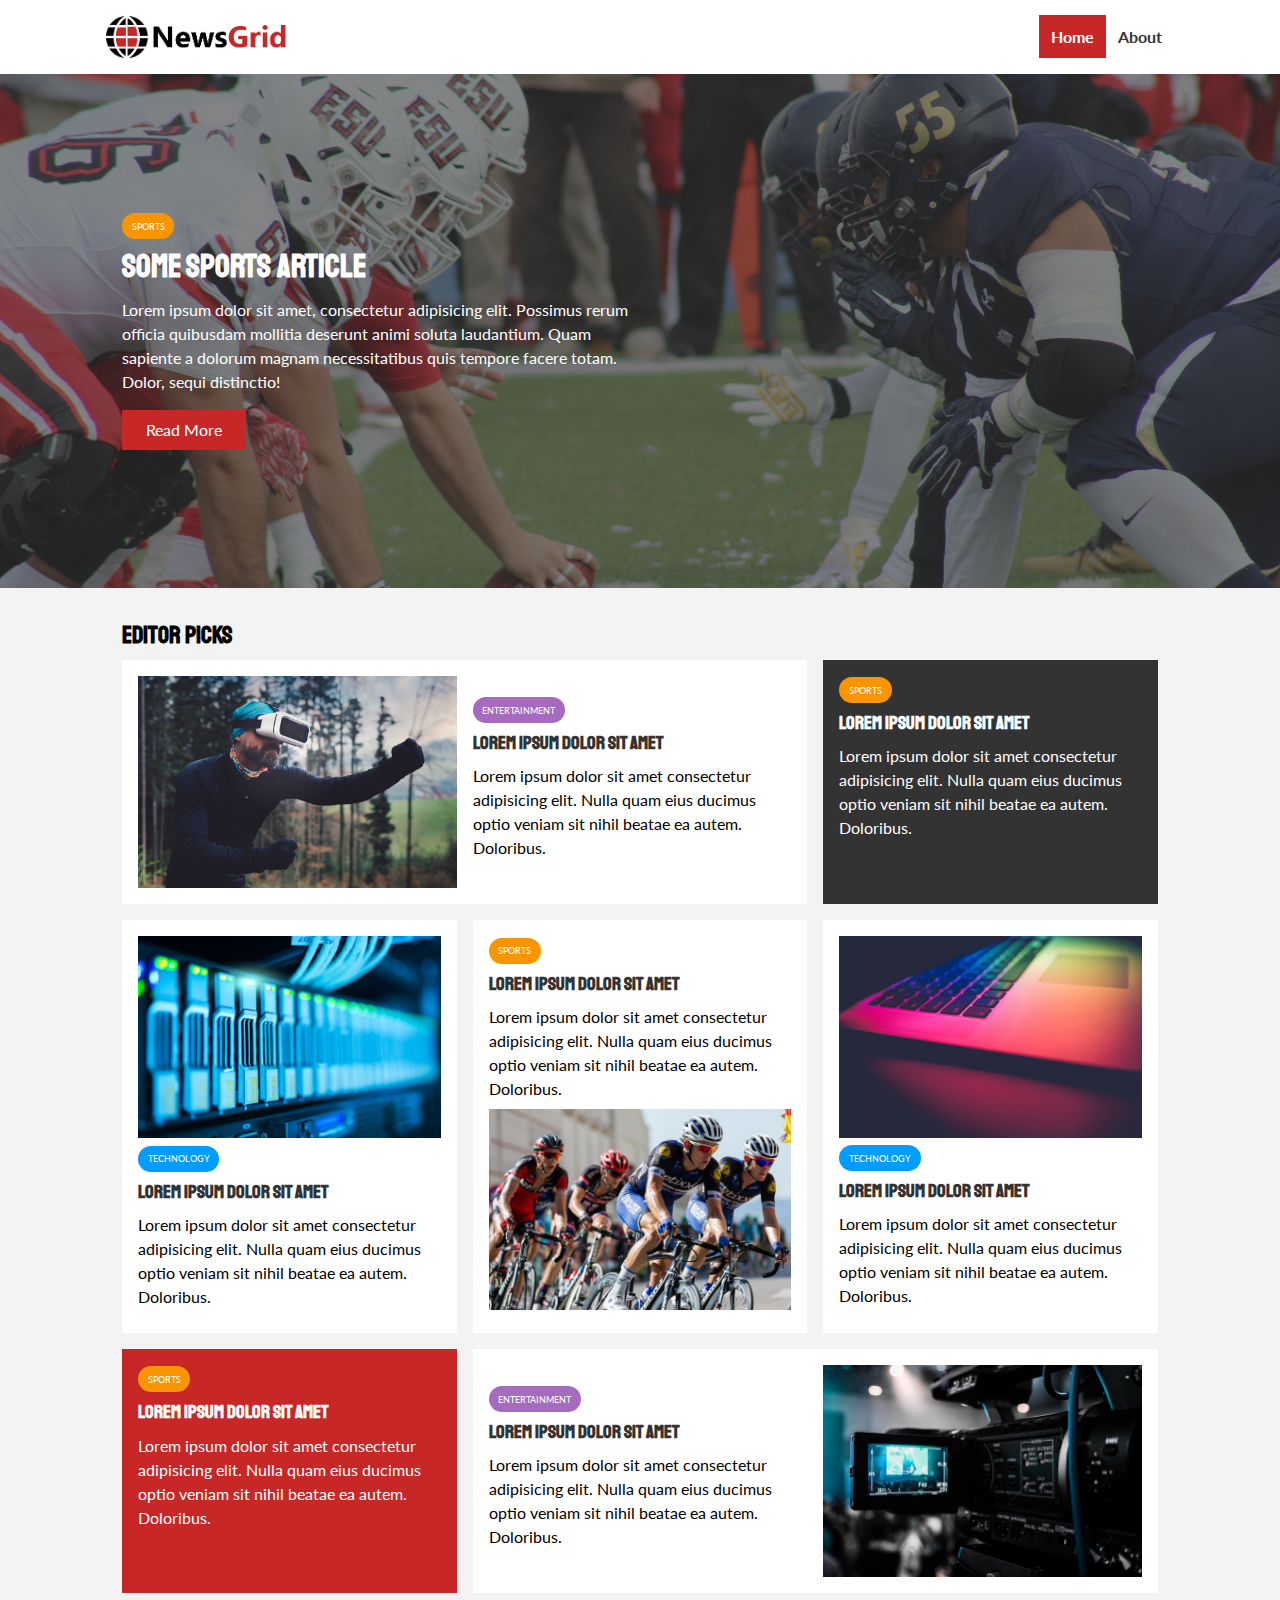
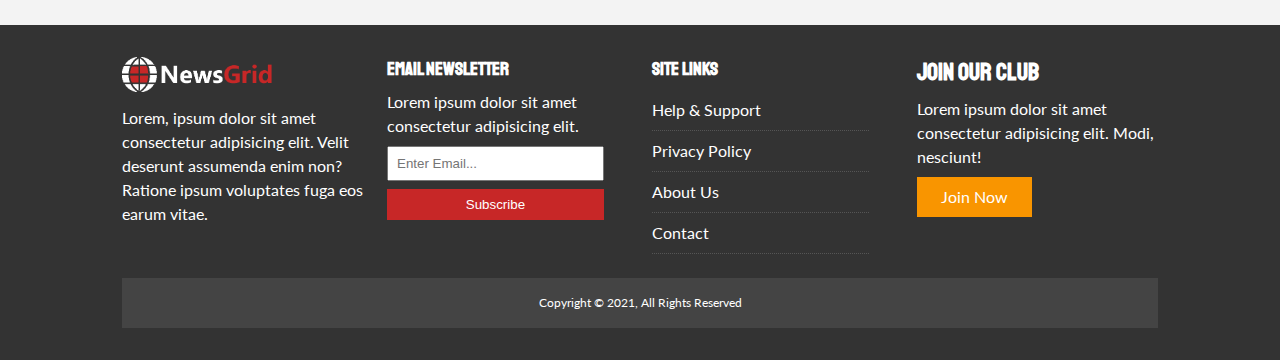
<file: index.html>
<!DOCTYPE html>
<html lang="en">
	<head>
		<meta charset="UTF-8" />
		<meta name="viewport" content="width=device-width, initial-scale=1.0" />
		<meta http-equiv="X-UA-Compatible" content="ie=edge" />
		<link
			rel="stylesheet"
			href="https://use.fontawesome.com/releases/v5.6.3/css/all.css"
			integrity="sha384-UHRtZLI+pbxtHCWp1t77Bi1L4ZtiqrqD80Kn4Z8NTSRyMA2Fd33n5dQ8lWUE00s/"
			crossorigin="anonymous"
		/>
		<link href="https://fonts.googleapis.com/css?family=Lato|Staatliches" rel="stylesheet" />
		<link rel="stylesheet" href="css/style.css" />
		<link rel="stylesheet" media="screen and (max-width: 768px)" href="css/mobile.css" />
		<link rel="shortcut icon" type="image/x-icon" href="favicon.ico" />
		<title>NewsGrid | Latest News</title>
	</head>
	<body>
		<nav id="main-nav">
			<div class="container">
				<img src="img/logo.png" alt="NewsGrid" class="logo" />
				<div class="social">
					<a href="http://facebook.com" target="_blank"
						><i class="fab fa-facebook fa-2x"></i
					></a>
					<a href="http://twitter.com" target="_blank"
						><i class="fab fa-twitter fa-2x"></i
					></a>
					<a href="http://instagram.com" target="_blank"
						><i class="fab fa-instagram fa-2x"></i
					></a>
					<a href="http://youtube.com" target="_blank"
						><i class="fab fa-youtube fa-2x"></i
					></a>
				</div>
				<ul>
					<li><a class="current" href="index.html">Home</a></li>
					<li><a href="about.html">About</a></li>
				</ul>
			</div>
		</nav>

		<!-- Showcase -->
		<header id="showcase">
			<div class="container">
				<div class="showcase-container">
					<div class="showcase-content">
						<div class="category category-sports">Sports</div>
						<h1>Some Sports Article</h1>
						<p>
							Lorem ipsum dolor sit amet, consectetur adipisicing elit. Possimus rerum
							officia quibusdam mollitia deserunt animi soluta laudantium. Quam sapiente
							a dolorum magnam necessitatibus quis tempore facere totam. Dolor, sequi
							distinctio!
						</p>
						<a href="article.html" class="btn btn-primary">Read More</a>
					</div>
				</div>
			</div>
		</header>

		<!-- Home Articles -->
		<section id="home-articles" class="py-2">
			<div class="container">
				<h2>Editor Picks</h2>
				<div class="articles-container">
					<article class="card">
						<img src="img/articles/ent1.jpg" alt="" />
						<div>
							<div class="category category-ent">Entertainment</div>
							<h3>
								<a href="article.html">Lorem ipsum dolor sit amet</a>
							</h3>
							<p>
								Lorem ipsum dolor sit amet consectetur adipisicing elit. Nulla quam
								eius ducimus optio veniam sit nihil beatae ea autem. Doloribus.
							</p>
						</div>
					</article>
					<article class="card bg-dark">
						<div class="category category-sports">Sports</div>
						<h3>
							<a href="article.html">Lorem ipsum dolor sit amet</a>
						</h3>
						<p>
							Lorem ipsum dolor sit amet consectetur adipisicing elit. Nulla quam eius
							ducimus optio veniam sit nihil beatae ea autem. Doloribus.
						</p>
					</article>
					<article class="card">
						<img src="img/articles/tech1.jpg" alt="" />
						<div class="category category-tech">Technology</div>
						<h3>
							<a href="article.html">Lorem ipsum dolor sit amet</a>
						</h3>
						<p>
							Lorem ipsum dolor sit amet consectetur adipisicing elit. Nulla quam eius
							ducimus optio veniam sit nihil beatae ea autem. Doloribus.
						</p>
					</article>
					<article class="card">
						<div class="category category-sports">Sports</div>
						<h3>
							<a href="article.html">Lorem ipsum dolor sit amet</a>
						</h3>
						<p>
							Lorem ipsum dolor sit amet consectetur adipisicing elit. Nulla quam eius
							ducimus optio veniam sit nihil beatae ea autem. Doloribus.
						</p>
						<img src="img/articles/sports1.jpg" alt="" />
					</article>
					<article class="card">
						<img src="img/articles/tech2.jpg" alt="" />
						<div class="category category-tech">Technology</div>
						<h3>
							<a href="article.html">Lorem ipsum dolor sit amet</a>
						</h3>
						<p>
							Lorem ipsum dolor sit amet consectetur adipisicing elit. Nulla quam eius
							ducimus optio veniam sit nihil beatae ea autem. Doloribus.
						</p>
					</article>
					<article class="card bg-primary">
						<div class="category category-sports">Sports</div>
						<h3>
							<a href="article.html">Lorem ipsum dolor sit amet</a>
						</h3>
						<p>
							Lorem ipsum dolor sit amet consectetur adipisicing elit. Nulla quam eius
							ducimus optio veniam sit nihil beatae ea autem. Doloribus.
						</p>
					</article>
					<article class="card">
						<div>
							<div class="category category-ent">Entertainment</div>
							<h3>
								<a href="article.html">Lorem ipsum dolor sit amet</a>
							</h3>
							<p>
								Lorem ipsum dolor sit amet consectetur adipisicing elit. Nulla quam
								eius ducimus optio veniam sit nihil beatae ea autem. Doloribus.
							</p>
						</div>
						<img src="img/articles/ent2.jpg" alt="" />
					</article>
				</div>
			</div>
		</section>

		<!-- Footer -->
		<footer id="main-footer" class="py-2">
			<div class="container footer-container">
				<div>
					<img src="img/logo_light.png" alt="NewsGrid" />
					<p>
						Lorem, ipsum dolor sit amet consectetur adipisicing elit. Velit deserunt
						assumenda enim non? Ratione ipsum voluptates fuga eos earum vitae.
					</p>
				</div>
				<div>
					<h3>Email Newsletter</h3>
					<p>Lorem ipsum dolor sit amet consectetur adipisicing elit.</p>
					<form name="contact" method="post" data-netlify="true">
						<input type="email" name="email" placeholder="Enter Email..." />
						<input type="submit" value="Subscribe" class="btn btn-primary" />
					</form>
				</div>
				<div>
					<h3>Site Links</h3>
					<ul class="list">
						<li><a href="#">Help & Support</a></li>
						<li><a href="#">Privacy Policy</a></li>
						<li><a href="#">About Us</a></li>
						<li><a href="#">Contact</a></li>
					</ul>
				</div>
				<div>
					<h2>Join Our Club</h2>
					<p>Lorem ipsum dolor sit amet consectetur adipisicing elit. Modi, nesciunt!</p>
					<a href="#" class="btn btn-secondary">Join Now</a>
				</div>
				<div>
					<p>Copyright &copy; 2021, All Rights Reserved</p>
				</div>
			</div>
		</footer>
	</body>
</html>
</file>
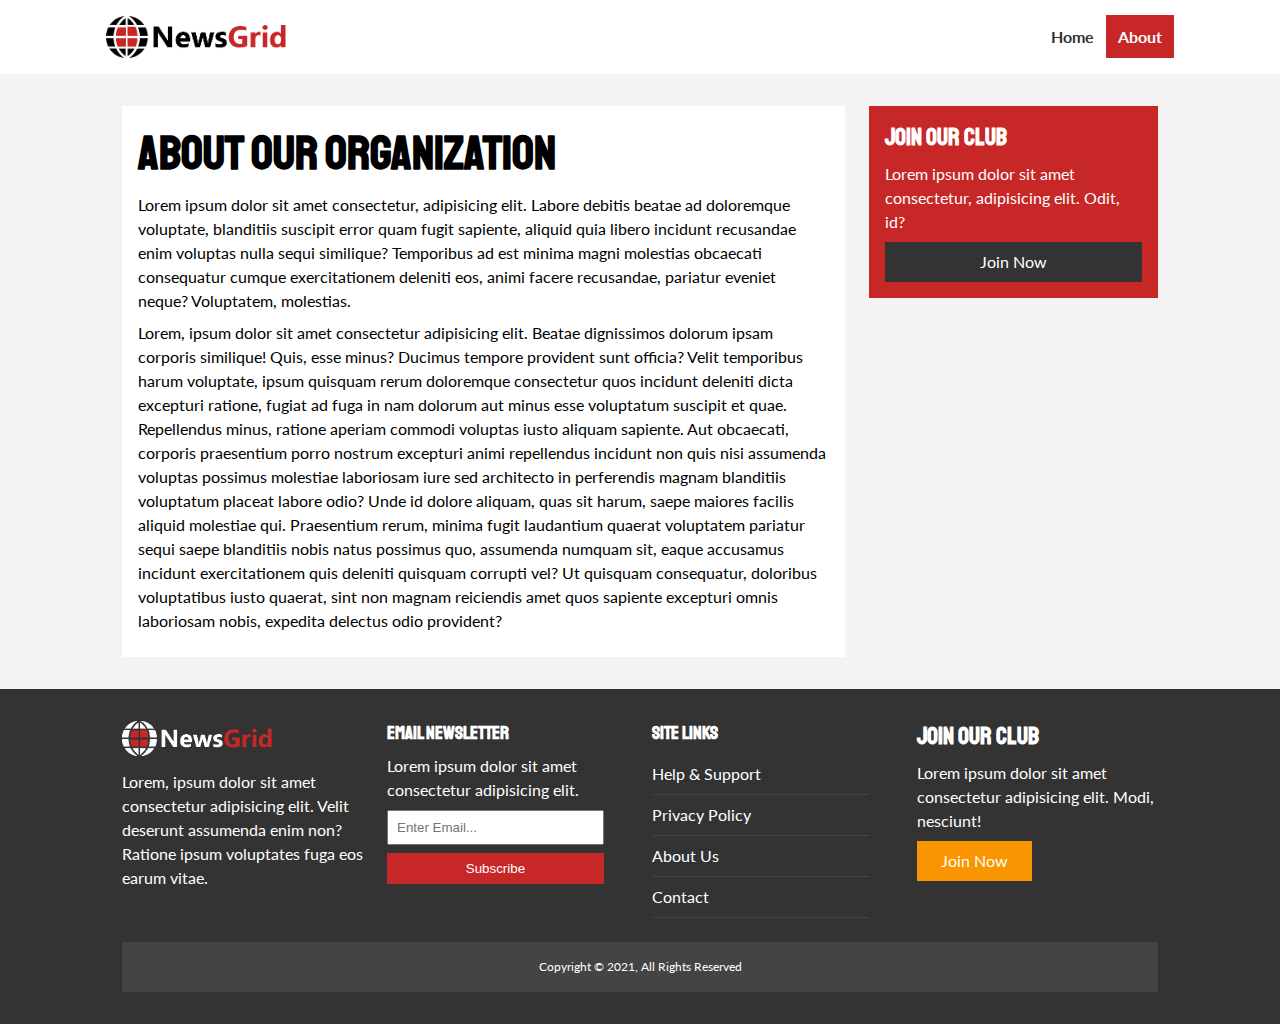
<file: about.html>
<!DOCTYPE html>
<html lang="en">
	<head>
		<meta charset="UTF-8" />
		<meta name="viewport" content="width=device-width, initial-scale=1.0" />
		<meta http-equiv="X-UA-Compatible" content="ie=edge" />
		<link
			rel="stylesheet"
			href="https://use.fontawesome.com/releases/v5.6.3/css/all.css"
			integrity="sha384-UHRtZLI+pbxtHCWp1t77Bi1L4ZtiqrqD80Kn4Z8NTSRyMA2Fd33n5dQ8lWUE00s/"
			crossorigin="anonymous"
		/>
		<link href="https://fonts.googleapis.com/css?family=Lato|Staatliches" rel="stylesheet" />
		<link rel="stylesheet" href="css/style.css" />
		<link rel="stylesheet" media="screen and (max-width: 768px)" href="css/mobile.css" />
		<link rel="shortcut icon" type="image/x-icon" href="favicon.ico" />
		<title>NewsGrid | About</title>
	</head>
	<body>
		<nav id="main-nav">
			<div class="container">
				<img src="img/logo.png" alt="NewsGrid" class="logo" />
				<div class="social">
					<a href="http://facebook.com" target="_blank"
						><i class="fab fa-facebook fa-2x"></i
					></a>
					<a href="http://twitter.com" target="_blank"
						><i class="fab fa-twitter fa-2x"></i
					></a>
					<a href="http://instagram.com" target="_blank"
						><i class="fab fa-instagram fa-2x"></i
					></a>
					<a href="http://youtube.com" target="_blank"
						><i class="fab fa-youtube fa-2x"></i
					></a>
				</div>
				<ul>
					<li><a href="index.html">Home</a></li>
					<li><a class="current" href="about.html">About</a></li>
				</ul>
			</div>
		</nav>

		<section id="about">
			<div class="container">
				<div class="page-container">
					<article class="card">
						<h1 class="l-heading">About Our Organization</h1>
						<p>
							Lorem ipsum dolor sit amet consectetur, adipisicing elit. Labore debitis
							beatae ad doloremque voluptate, blanditiis suscipit error quam fugit
							sapiente, aliquid quia libero incidunt recusandae enim voluptas nulla
							sequi similique? Temporibus ad est minima magni molestias obcaecati
							consequatur cumque exercitationem deleniti eos, animi facere recusandae,
							pariatur eveniet neque? Voluptatem, molestias.
						</p>
						<p>
							Lorem, ipsum dolor sit amet consectetur adipisicing elit. Beatae
							dignissimos dolorum ipsam corporis similique! Quis, esse minus? Ducimus
							tempore provident sunt officia? Velit temporibus harum voluptate, ipsum
							quisquam rerum doloremque consectetur quos incidunt deleniti dicta
							excepturi ratione, fugiat ad fuga in nam dolorum aut minus esse voluptatum
							suscipit et quae. Repellendus minus, ratione aperiam commodi voluptas
							iusto aliquam sapiente. Aut obcaecati, corporis praesentium porro nostrum
							excepturi animi repellendus incidunt non quis nisi assumenda voluptas
							possimus molestiae laboriosam iure sed architecto in perferendis magnam
							blanditiis voluptatum placeat labore odio? Unde id dolore aliquam, quas
							sit harum, saepe maiores facilis aliquid molestiae qui. Praesentium rerum,
							minima fugit laudantium quaerat voluptatem pariatur sequi saepe blanditiis
							nobis natus possimus quo, assumenda numquam sit, eaque accusamus incidunt
							exercitationem quis deleniti quisquam corrupti vel? Ut quisquam
							consequatur, doloribus voluptatibus iusto quaerat, sint non magnam
							reiciendis amet quos sapiente excepturi omnis laboriosam nobis, expedita
							delectus odio provident?
						</p>
					</article>
					<aside class="card bg-primary">
						<h2>Join Our Club</h2>
						<p>Lorem ipsum dolor sit amet consectetur, adipisicing elit. Odit, id?</p>
						<a href="#" class="btn btn-block">Join Now</a>
					</aside>
				</div>
			</div>
		</section>

		<!-- Footer -->
		<footer id="main-footer" class="py-2">
			<div class="container footer-container">
				<div>
					<img src="img/logo_light.png" alt="NewsGrid" />
					<p>
						Lorem, ipsum dolor sit amet consectetur adipisicing elit. Velit deserunt
						assumenda enim non? Ratione ipsum voluptates fuga eos earum vitae.
					</p>
				</div>
				<div>
					<h3>Email Newsletter</h3>
					<p>Lorem ipsum dolor sit amet consectetur adipisicing elit.</p>
					<form name="contact" method="post" data-netlify="true">
						<input type="email" name="email" placeholder="Enter Email..." />
						<input type="submit" value="Subscribe" class="btn btn-primary" />
					</form>
				</div>
				<div>
					<h3>Site Links</h3>
					<ul class="list">
						<li><a href="#">Help & Support</a></li>
						<li><a href="#">Privacy Policy</a></li>
						<li><a href="#">About Us</a></li>
						<li><a href="#">Contact</a></li>
					</ul>
				</div>
				<div>
					<h2>Join Our Club</h2>
					<p>Lorem ipsum dolor sit amet consectetur adipisicing elit. Modi, nesciunt!</p>
					<a href="#" class="btn btn-secondary">Join Now</a>
				</div>
				<div>
					<p>Copyright &copy; 2021, All Rights Reserved</p>
				</div>
			</div>
		</footer>
	</body>
</html>
</file>
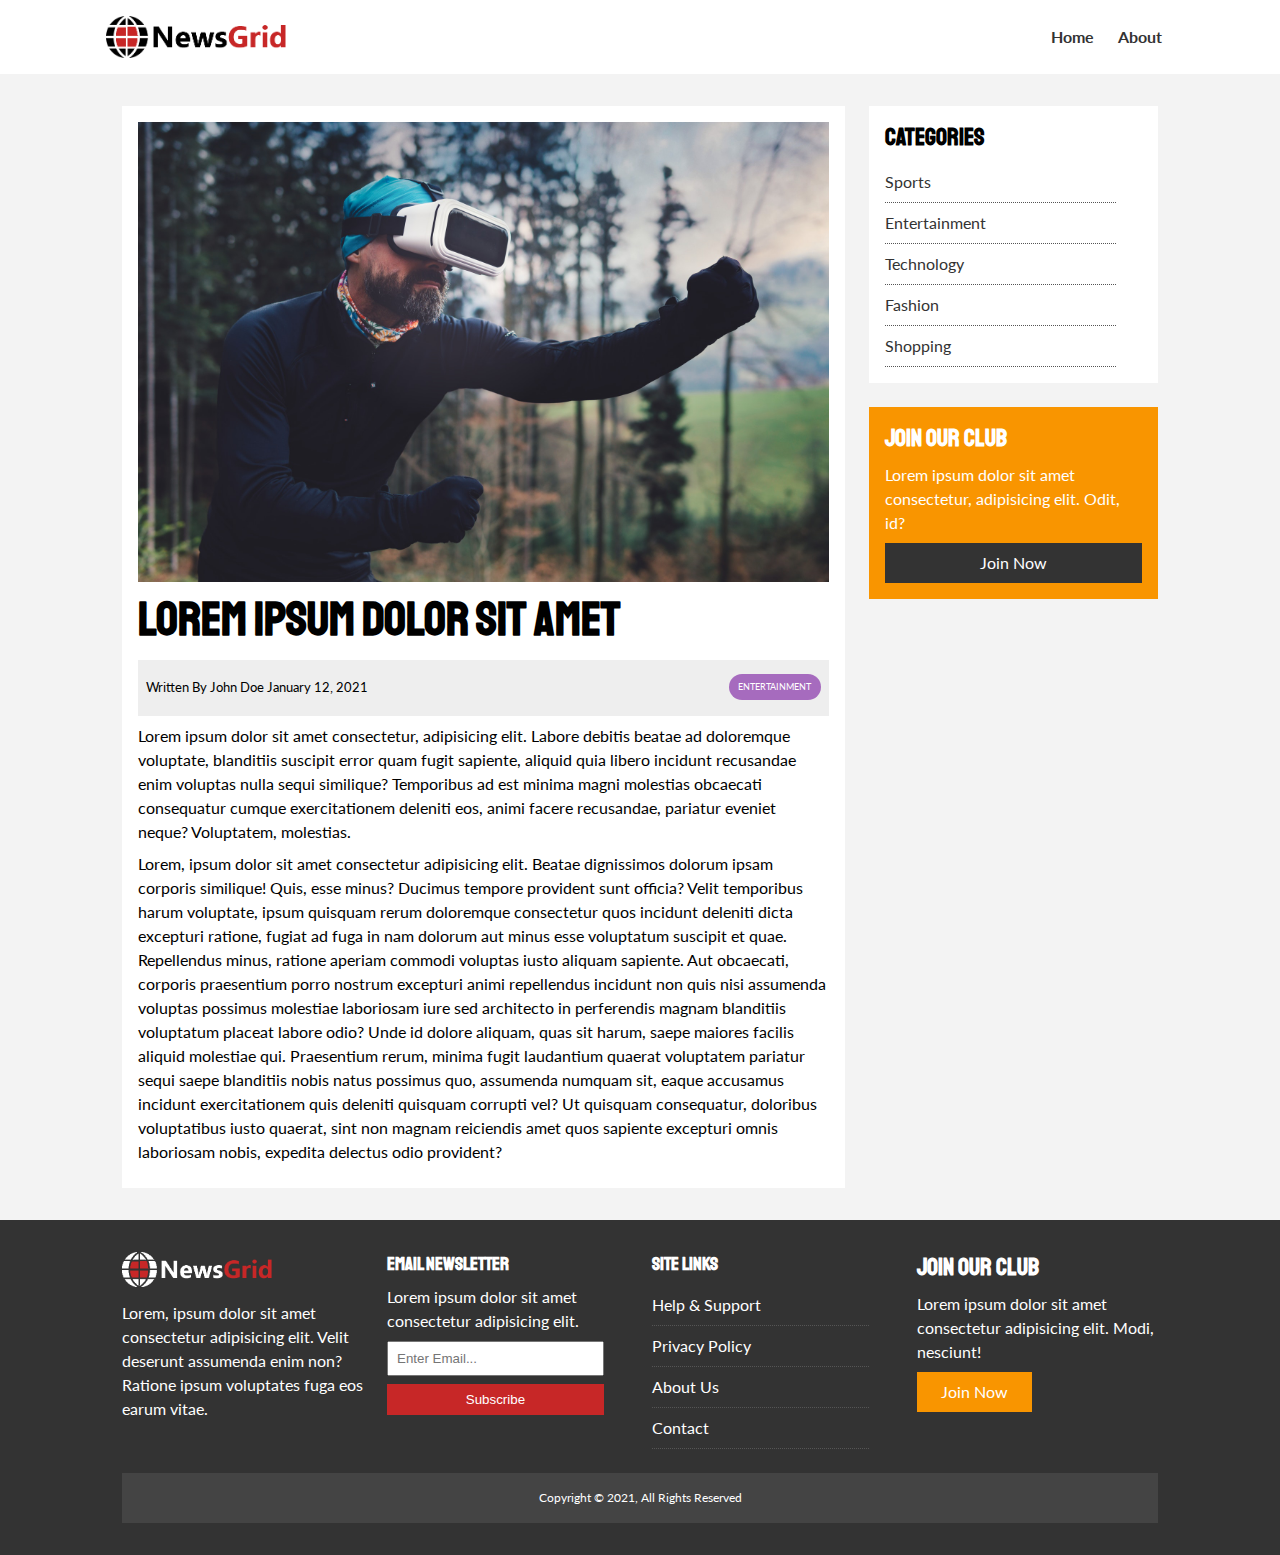
<file: article.html>
<!DOCTYPE html>
<html lang="en">
	<head>
		<meta charset="UTF-8" />
		<meta name="viewport" content="width=device-width, initial-scale=1.0" />
		<meta http-equiv="X-UA-Compatible" content="ie=edge" />
		<link
			rel="stylesheet"
			href="https://use.fontawesome.com/releases/v5.6.3/css/all.css"
			integrity="sha384-UHRtZLI+pbxtHCWp1t77Bi1L4ZtiqrqD80Kn4Z8NTSRyMA2Fd33n5dQ8lWUE00s/"
			crossorigin="anonymous"
		/>
		<link href="https://fonts.googleapis.com/css?family=Lato|Staatliches" rel="stylesheet" />
		<link rel="stylesheet" href="css/style.css" />
		<link rel="stylesheet" media="screen and (max-width: 768px)" href="css/mobile.css" />
		<link rel="shortcut icon" type="image/x-icon" href="favicon.ico" />
		<title>NewsGrid | Latest News</title>
	</head>
	<body>
		<nav id="main-nav">
			<div class="container">
				<img src="img/logo.png" alt="NewsGrid" class="logo" />
				<div class="social">
					<a href="http://facebook.com" target="_blank"
						><i class="fab fa-facebook fa-2x"></i
					></a>
					<a href="http://twitter.com" target="_blank"
						><i class="fab fa-twitter fa-2x"></i
					></a>
					<a href="http://instagram.com" target="_blank"
						><i class="fab fa-instagram fa-2x"></i
					></a>
					<a href="http://youtube.com" target="_blank"
						><i class="fab fa-youtube fa-2x"></i
					></a>
				</div>
				<ul>
					<li><a href="index.html">Home</a></li>
					<li><a href="about.html">About</a></li>
				</ul>
			</div>
		</nav>

		<section id="article">
			<div class="container">
				<div class="page-container">
					<article class="card">
						<img src="img/articles/ent1.jpg" alt="" />
						<h1 class="l-heading">Lorem ipsum dolor sit amet</h1>
						<div class="meta">
							<small>
								<i class="fas fa-user"></i> Written By John Doe January 12, 2021
							</small>
							<div class="category category-ent">Entertainment</div>
						</div>
						<p>
							Lorem ipsum dolor sit amet consectetur, adipisicing elit. Labore debitis
							beatae ad doloremque voluptate, blanditiis suscipit error quam fugit
							sapiente, aliquid quia libero incidunt recusandae enim voluptas nulla
							sequi similique? Temporibus ad est minima magni molestias obcaecati
							consequatur cumque exercitationem deleniti eos, animi facere recusandae,
							pariatur eveniet neque? Voluptatem, molestias.
						</p>
						<p>
							Lorem, ipsum dolor sit amet consectetur adipisicing elit. Beatae
							dignissimos dolorum ipsam corporis similique! Quis, esse minus? Ducimus
							tempore provident sunt officia? Velit temporibus harum voluptate, ipsum
							quisquam rerum doloremque consectetur quos incidunt deleniti dicta
							excepturi ratione, fugiat ad fuga in nam dolorum aut minus esse voluptatum
							suscipit et quae. Repellendus minus, ratione aperiam commodi voluptas
							iusto aliquam sapiente. Aut obcaecati, corporis praesentium porro nostrum
							excepturi animi repellendus incidunt non quis nisi assumenda voluptas
							possimus molestiae laboriosam iure sed architecto in perferendis magnam
							blanditiis voluptatum placeat labore odio? Unde id dolore aliquam, quas
							sit harum, saepe maiores facilis aliquid molestiae qui. Praesentium rerum,
							minima fugit laudantium quaerat voluptatem pariatur sequi saepe blanditiis
							nobis natus possimus quo, assumenda numquam sit, eaque accusamus incidunt
							exercitationem quis deleniti quisquam corrupti vel? Ut quisquam
							consequatur, doloribus voluptatibus iusto quaerat, sint non magnam
							reiciendis amet quos sapiente excepturi omnis laboriosam nobis, expedita
							delectus odio provident?
						</p>
					</article>

					<aside id="categories" class="card">
						<h2>Categories</h2>
						<ul class="list">
							<li>
								<a href="#"><i class="fas fa-chevron-right"></i> Sports</a>
							</li>
							<li>
								<a href="#"><i class="fas fa-chevron-right"></i> Entertainment</a>
							</li>
							<li>
								<a href="#"><i class="fas fa-chevron-right"></i> Technology</a>
							</li>
							<li>
								<a href="#"><i class="fas fa-chevron-right"></i> Fashion</a>
							</li>
							<li>
								<a href="#"><i class="fas fa-chevron-right"></i> Shopping</a>
							</li>
						</ul>
					</aside>

					<aside class="card bg-secondary">
						<h2>Join Our Club</h2>
						<p>Lorem ipsum dolor sit amet consectetur, adipisicing elit. Odit, id?</p>
						<a href="#" class="btn btn-block">Join Now</a>
					</aside>
				</div>
			</div>
		</section>

		<!-- Footer -->
		<footer id="main-footer" class="py-2">
			<div class="container footer-container">
				<div>
					<img src="img/logo_light.png" alt="NewsGrid" />
					<p>
						Lorem, ipsum dolor sit amet consectetur adipisicing elit. Velit deserunt
						assumenda enim non? Ratione ipsum voluptates fuga eos earum vitae.
					</p>
				</div>
				<div>
					<h3>Email Newsletter</h3>
					<p>Lorem ipsum dolor sit amet consectetur adipisicing elit.</p>
					<form name="contact" method="post" data-netlify="true">
						<input type="email" name="email" placeholder="Enter Email..." />
						<input type="submit" value="Subscribe" class="btn btn-primary" />
					</form>
				</div>
				<div>
					<h3>Site Links</h3>
					<ul class="list">
						<li><a href="#">Help & Support</a></li>
						<li><a href="#">Privacy Policy</a></li>
						<li><a href="#">About Us</a></li>
						<li><a href="#">Contact</a></li>
					</ul>
				</div>
				<div>
					<h2>Join Our Club</h2>
					<p>Lorem ipsum dolor sit amet consectetur adipisicing elit. Modi, nesciunt!</p>
					<a href="#" class="btn btn-secondary">Join Now</a>
				</div>
				<div>
					<p>Copyright &copy; 2021, All Rights Reserved</p>
				</div>
			</div>
		</footer>
	</body>
</html>
</file>
<file: css/style.css>
:root {
	--primary-color: #c72727;
	--secondary-color: #f99500;
	--light-color: #f3f3f3;
	--dark-color: #333;
	--max-width: 1100px;
}

.category {
	--sports-color: #f99500;
	--ent-color: #a66bbe;
	--tech-color: #009cff;
}

* {
	margin: 0;
	padding: 0;
	box-sizing: border-box;
}

body {
	font-family: 'Lato', sans-serif;
	line-height: 1.5;
	background: var(--light-color);
}

a {
	color: #333;
	text-decoration: none;
}

ul {
	list-style: none;
}

p {
	margin: 0.5rem 0;
}

img {
	width: 100%;
}

h1,
h2,
h3,
h4,
h5,
h6 {
	font-family: 'Staatliches', cursive;
	margin-bottom: 0.55rem;
	line-height: 1.3;
}

/* Utility */
.container {
	max-width: var(--max-width);
	margin: auto;
	padding: 0 2rem;
	overflow: hidden;
}

.category {
	display: inline-block;
	color: #fff;
	font-size: 0.55rem;
	text-transform: uppercase;
	padding: 0.4rem 0.6rem;
	border-radius: 15px;
	margin-bottom: 0.5rem;
}

.category-sports {
	background: var(--sports-color);
}
.category-ent {
	background: var(--ent-color);
}
.category-tech {
	background: var(--tech-color);
}

.btn {
	display: inline-block;
	border: none;
	background: var(--dark-color);
	color: #fff;
	padding: 0.5rem 1.5rem;
}

.btn-light {
	background: var(--light-color);
}
.btn-primary {
	background: var(--primary-color);
}
.btn-secondary {
	background: var(--secondary-color);
}

.btn-block {
	display: block;
	width: 100%;
	text-align: center;
}

.btn:hover {
	opacity: 0.9;
}

.card {
	background: #fff;
	padding: 1rem;
}

.bg-dark {
	background: var(--dark-color);
	color: #fff;
}

.bg-primary {
	background: var(--primary-color);
	color: #fff;
}

.bg-secondary {
	background: var(--secondary-color);
	color: #fff;
}

.bg-dark h1,
.bg-dark h2,
.bg-dark h3,
.bg-dark a,
.bg-primary h1,
.bg-primary h2,
.bg-primary h3,
.bg-primary a,
.bg-secondary h1,
.bg-secondary h2,
.bg-secondary h3,
.bg-secondary a {
	color: #fff;
}

.py-1 {
	padding: 1.5rem 0;
}
.py-2 {
	padding: 2rem 0;
}
.py-3 {
	padding: 3rem 0;
}
.p-1 {
	padding: 1.5rem;
}
.p-2 {
	padding: 2rem;
}
.p-3 {
	padding: 3rem;
}

.l-heading {
	font-size: 3rem;
}

.list li {
	padding: 0.5rem 0;
	border-bottom: #555 dotted 1px;
	width: 90%;
}

.list li a:hover {
	color: var(--primary-color) !important;
}

/* Inner page grid container */
.page-container {
	display: grid;
	grid-template-columns: 5fr 2fr;
	margin: 2rem 0;
	grid-gap: 1.5rem;
}

.page-container > *:first-child {
	grid-row: 1 / span 3;
}

/* Navigation */
#main-nav {
	background: #fff;
	position: sticky;
	top: 0;
	z-index: 2;
}

#main-nav .container {
	display: grid;
	grid-template-columns: 6fr 3fr 2fr;
	padding: 1rem;
	align-items: center;
}

#main-nav .logo {
	width: 180px;
}

#main-nav ul {
	justify-self: end;
	display: flex;
}

#main-nav ul li a {
	padding: 0.75rem;
	font-weight: bold;
}

#main-nav ul li a.current {
	background: var(--primary-color);
	color: #fff;
}

#main-nav ul li a:hover {
	background: var(--light-color);
	color: var(--dark-color);
}

#main-nav .social {
	justify-self: center;
}

#main-nav .social i {
	color: #777;
	margin-right: 0.5rem;
}

#main-nav .social i:hover {
	color: var(--primary-color);
}

/* Showcase */
#showcase {
	color: #fff;
	background: #333;
	padding: 2rem;
	position: relative;
}

#showcase:before {
	content: '';
	background: url('../img/featured.jpg') no-repeat center center/cover;
	position: absolute;
	top: 0;
	left: 0;
	width: 100%;
	height: 100%;
	opacity: 0.4;
}

#showcase .showcase-container {
	display: grid;
	grid-template-columns: repeat(2, 1fr);
	justify-content: center;
	align-items: center;
	height: 50vh;
}

#showcase .showcase-content {
	z-index: 1;
}

#showcase .showcase-content p {
	margin-bottom: 1rem;
}

/* Home Articles */
#home-articles .articles-container {
	display: grid;
	grid-template-columns: repeat(3, 1fr);
	grid-gap: 1rem;
}

#home-articles .articles-container > *:first-child,
#home-articles .articles-container > *:last-child {
	display: grid;
	grid-template-columns: repeat(2, 1fr);
	grid-gap: 1rem;
	align-items: center;
	grid-column: 1 / span 2;
}

#home-articles .articles-container > *:last-child {
	grid-column: 2 / span 2;
}

#article .meta {
	display: flex;
	justify-content: space-between;
	align-items: center;
	background: #eee;
	padding: 0.5rem;
}

#article .meta .category {
	margin-top: 0.4rem;
}

/* Footer */
#main-footer {
	background: var(--dark-color);
	color: #fff;
}

#main-footer img {
	width: 150px;
}

#main-footer a {
	color: #fff;
}

#main-footer .footer-container {
	display: grid;
	grid-template-columns: repeat(4, 1fr);
	grid-gap: 1.5rem;
}

#main-footer .footer-container > *:last-child {
	background: #444;
	grid-column: 1 / span 4;
	padding: 0.5rem;
	text-align: center;
	font-size: 0.75rem;
}

#main-footer .footer-container input[type='email'] {
	width: 90%;
	padding: 0.5rem;
	margin-bottom: 0.5rem;
}

#main-footer .footer-container input[type='email'] {
	width: 90%;
	padding: 0.5rem;
	margin-bottom: 0.5rem;
}

#main-footer .footer-container input[type='submit'] {
	width: 90%;
}
</file>
<file: css/mobile.css>
/* Navigation */
#main-nav .social {
  display: none;
}

#main-nav .container {
  grid-template-columns: 1fr;
  grid-gap: 1.2rem;
}

#main-nav ul,
#main-nav .logo {
  justify-self: center;
}

#main-nav ul li a {
  padding: 0.50rem;
}

#home-articles .articles-container {
  grid-template-columns: repeat(2, 1fr);
}

#home-articles .articles-container > *:first-child,
#home-articles .articles-container > *:last-child {
  grid-template-columns: 1fr;
  grid-column: 1;
}

@media(max-width: 600px) {
  /* Stack Grid Items */
  #showcase .showcase-container,
  #home-articles .articles-container,
  #main-footer .footer-container {
    grid-template-columns: 1fr;
  }

  #main-footer .footer-container > *:last-child {
    grid-column: 1;
  }

  #main-footer .footer-container > *:first-child,
  #main-footer .footer-container > *:nth-child(2){
    border-bottom: #444 dotted 1px;
    padding-bottom: 1rem;
  }

  .page-container {
    grid-template-columns: 1fr;
    text-align: center;
  }

  .page-container > *:first-child {
    grid-row: 1;
  }

  .l-heading {
    font-size: 2rem;
  }
}
</file>
